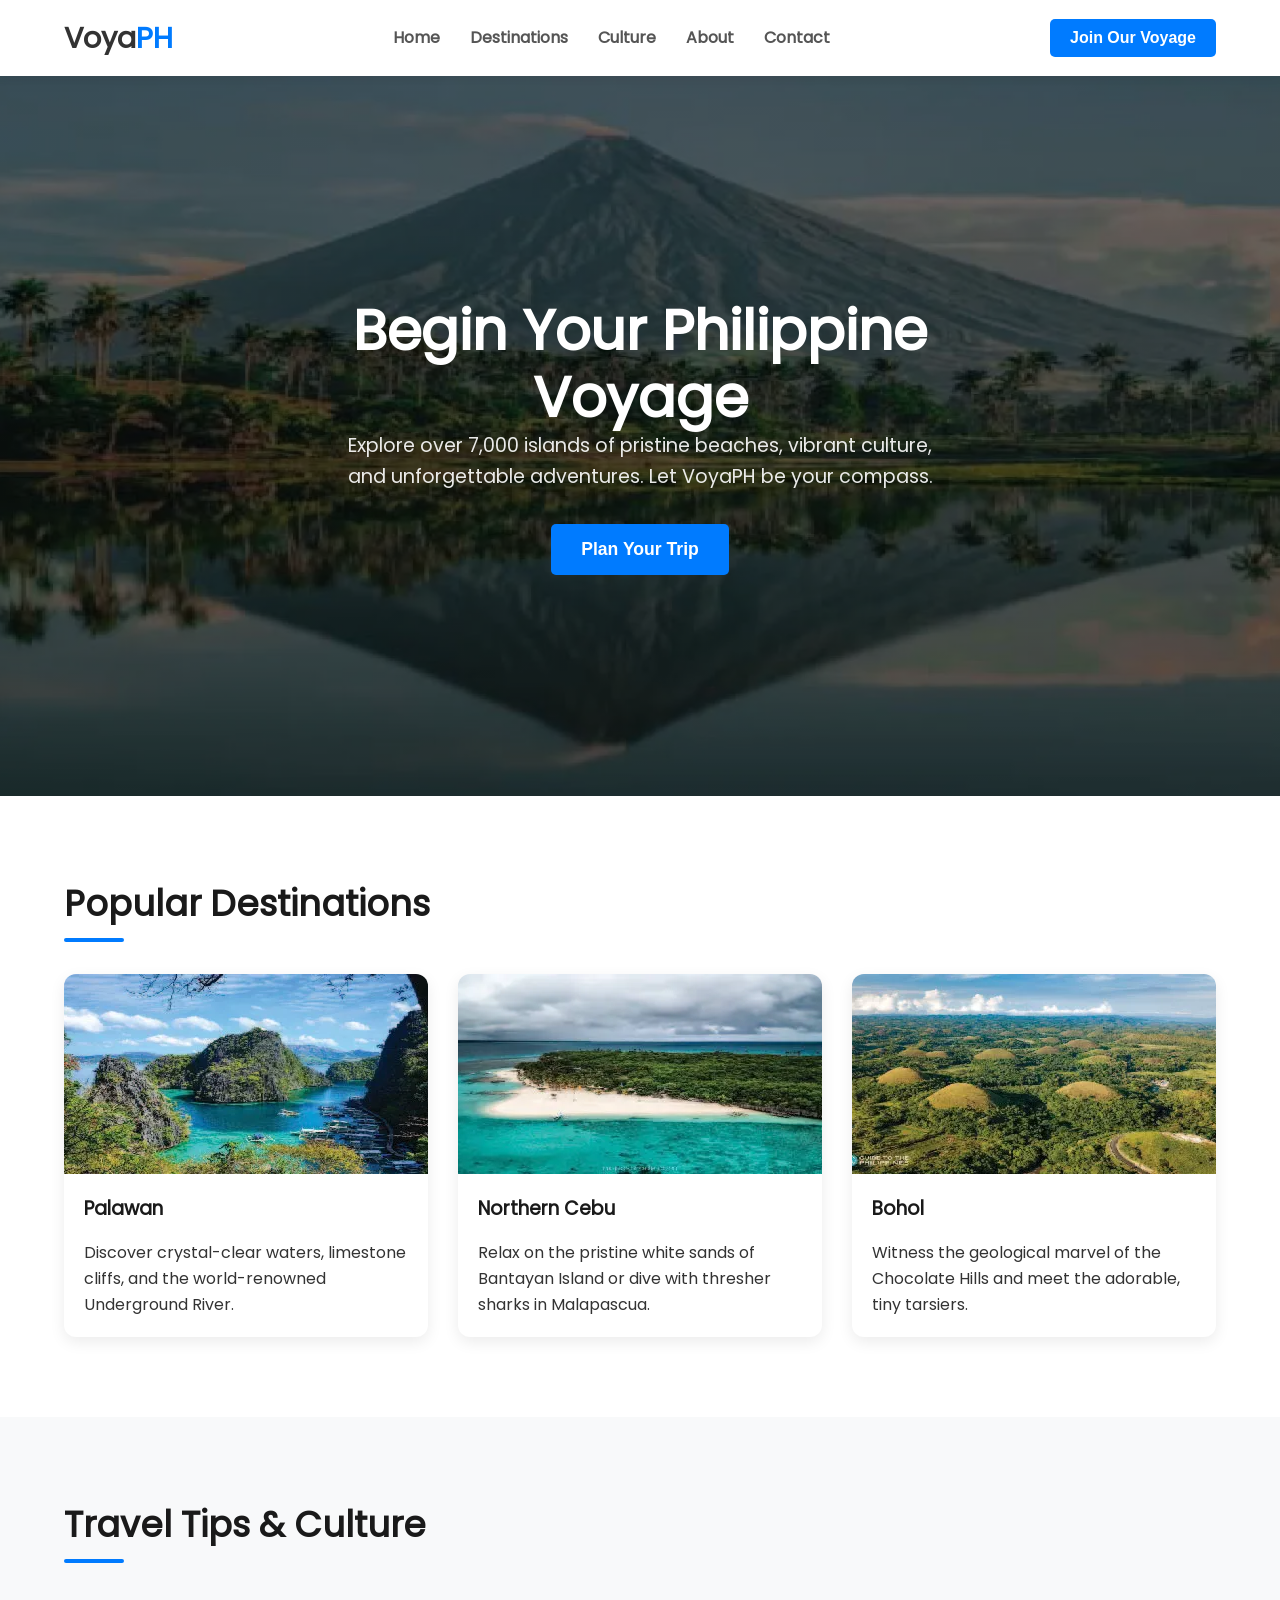
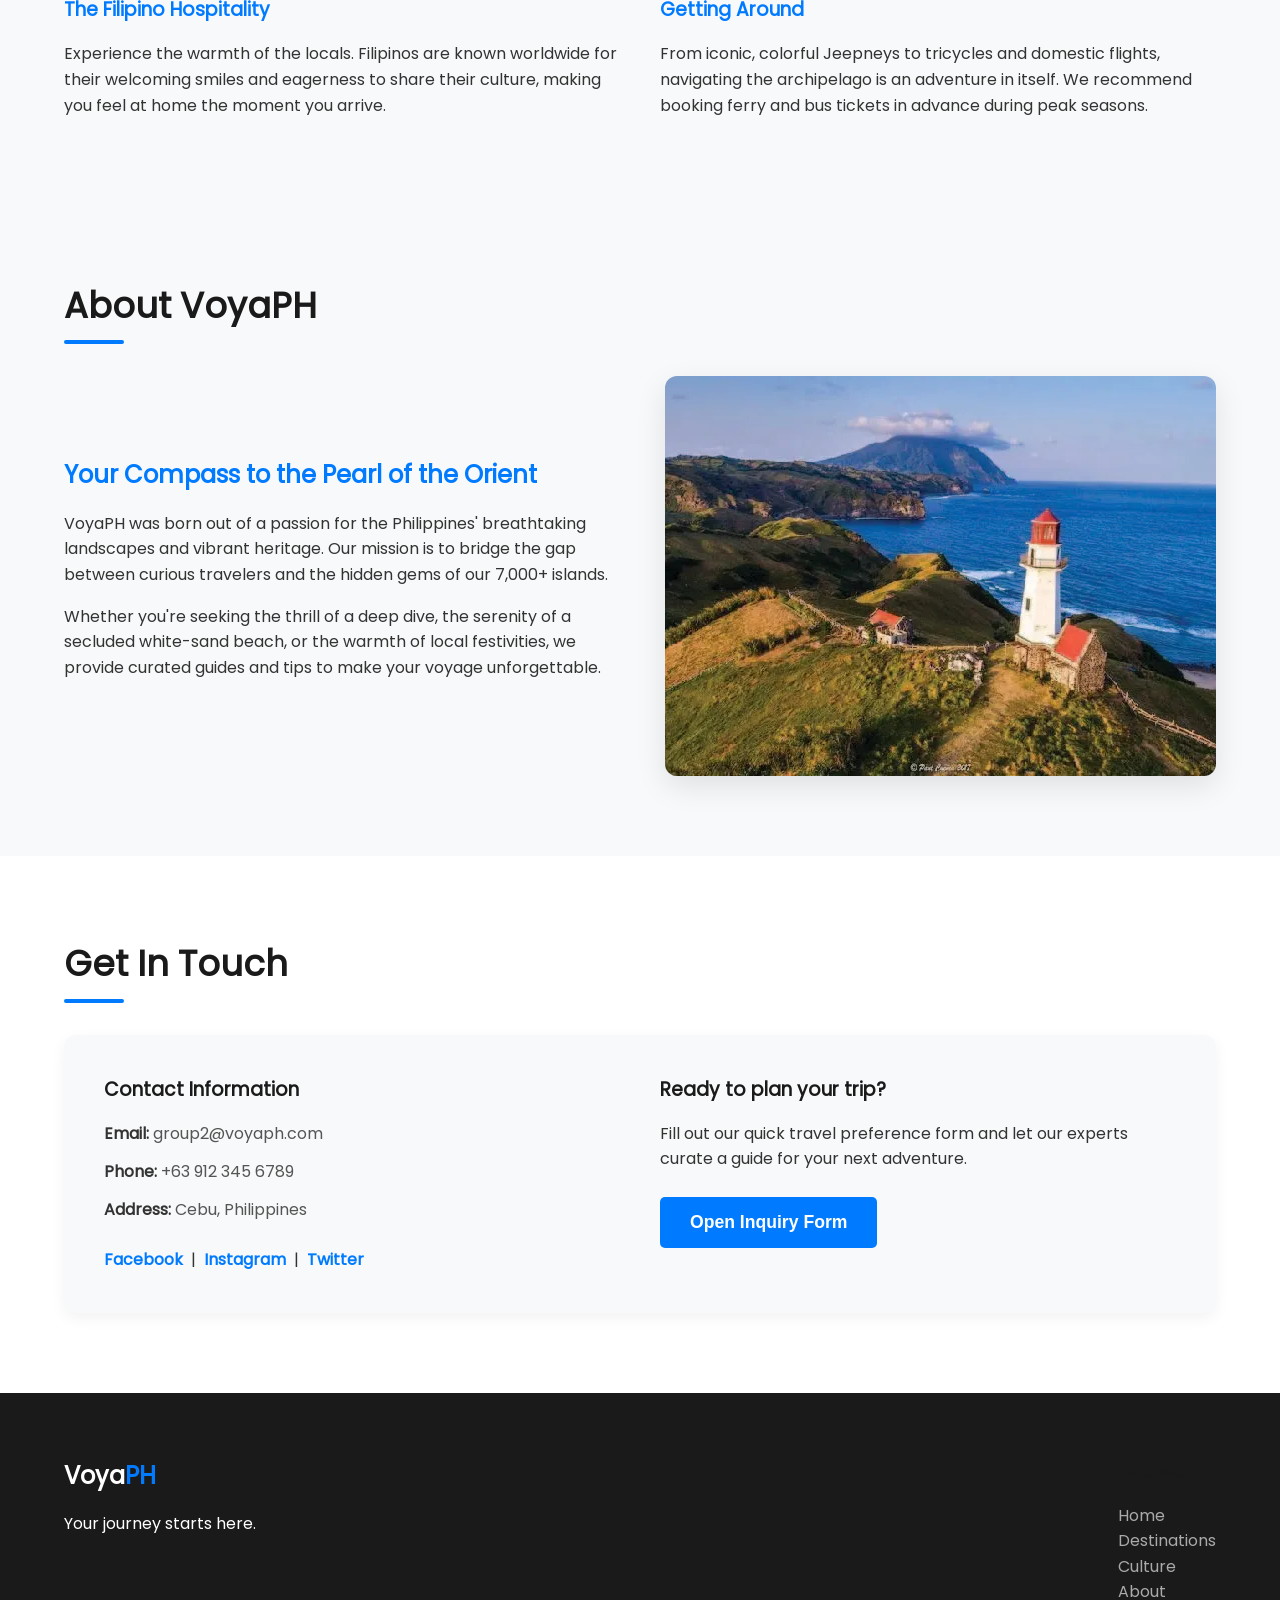
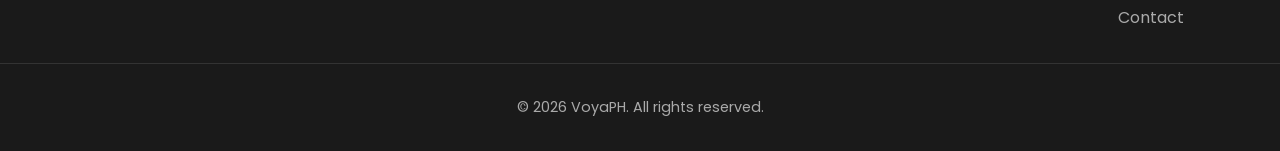
<file: index.html>
<!DOCTYPE html>
<html lang="en">
<head>
    <meta charset="UTF-8">
    <meta name="viewport" content="width=device-width, initial-scale=1.0">
    <meta name="description" content="VoyaPH - Your ultimate travel guide to the Philippines. Discover beautiful destinations, rich culture, and essential travel tips for your next Philippine voyage.">
    <meta name="keywords" content="Philippines travel, VoyaPH, Philippine tourist spots, travel guide, Philippine culture, vacation">
    <meta name="author" content="VoyaPH">
    <title>VoyaPH | Discover the Beauty of the Philippines</title>

    <link rel="stylesheet" href="style.css">
</head>
<body>

    <header class="site-header">
        <div class="container header-content">
            <a href="#" class="logo">Voya<span>PH</span></a>
            
            <div class="hamburger" id="hamburger">
                <span class="bar"></span>
                <span class="bar"></span>
                <span class="bar"></span>
            </div>

            <nav class="site-nav" id="nav-menu">
                <ul>
                    <li><a href="#">Home</a></li>
                    <li><a href="#destinations">Destinations</a></li>
                    <li><a href="#culture">Culture</a></li>
                    <li><a href="#about">About</a></li>
                    <li><a href="#contact">Contact</a></li>
                    <li class="mobile-only"><a href="#" onclick="openModal(); return false;" class="nav-cta">Join Our Voyage</a></li>
                </ul>
            </nav>
            <button class="cta-btn header-cta" onclick="openModal()">Join Our Voyage</button>
        </div>
    </header>

    <main>
        <section id="hero" class="hero-section">
            <div class="container hero-content">
                <h1>Begin Your Philippine Voyage</h1>
                <p>Explore over 7,000 islands of pristine beaches, vibrant culture, and unforgettable adventures. Let VoyaPH be your compass.</p>
                <button class="cta-btn primary-btn" onclick="openModal()">Plan Your Trip</button>
            </div>
        </section>

        <section id="destinations" class="destinations-section">
            <div class="container">
                <h2 class="section-title">Popular Destinations</h2>
                <div class="grid-layout">
                    <article class="card">
                        <div class="card-img" style="background-image: url('./images/Palawan.webp');"></div>
                        <div class="card-content">
                            <h3>Palawan</h3>
                            <p>Discover crystal-clear waters, limestone cliffs, and the world-renowned Underground River.</p>
                        </div>
                    </article>
                    
                    <article class="card">
                        <div class="card-img" style="background-image: url('./images/Bantayan.webp');"></div>
                        <div class="card-content">
                            <h3>Northern Cebu</h3>
                            <p>Relax on the pristine white sands of Bantayan Island or dive with thresher sharks in Malapascua.</p>
                        </div>
                    </article>

                    <article class="card">
                        <div class="card-img" style="background-image: url('./images/Bohol.webp');"></div>
                        <div class="card-content">
                            <h3>Bohol</h3>
                            <p>Witness the geological marvel of the Chocolate Hills and meet the adorable, tiny tarsiers.</p>
                        </div>
                    </article>
                </div>
            </div>
        </section>

        <section id="culture" class="culture-section">
            <div class="container">
                <h2 class="section-title">Travel Tips & Culture</h2>
                <div class="info-layout">
                    <div class="info-block">
                        <h3>The Filipino Hospitality</h3>
                        <p>Experience the warmth of the locals. Filipinos are known worldwide for their welcoming smiles and eagerness to share their culture, making you feel at home the moment you arrive.</p>
                    </div>
                    <div class="info-block">
                        <h3>Getting Around</h3>
                        <p>From iconic, colorful Jeepneys to tricycles and domestic flights, navigating the archipelago is an adventure in itself. We recommend booking ferry and bus tickets in advance during peak seasons.</p>
                    </div>
                </div>
            </div>
        </section>

        <section id="about" class="about-section">
            <div class="container">
                <h2 class="section-title">About VoyaPH</h2>
                <div class="about-content">
                    <div class="about-text">
                        <h3>Your Compass to the Pearl of the Orient</h3>
                        <p>VoyaPH was born out of a passion for the Philippines' breathtaking landscapes and vibrant heritage. Our mission is to bridge the gap between curious travelers and the hidden gems of our 7,000+ islands.</p>
                        <p>Whether you're seeking the thrill of a deep dive, the serenity of a secluded white-sand beach, or the warmth of local festivities, we provide curated guides and tips to make your voyage unforgettable.</p>
                    </div>
                    <div class="about-image" style="background-image: url('./images/Batanes.webp');"></div>
                </div>
            </div>
        </section>

        <section id="contact" class="contact-section">
            <div class="container">
                <h2 class="section-title">Get In Touch</h2>
                <div class="contact-layout">
                    <div class="contact-info">
                        <h3>Contact Information</h3>
                        <p><strong>Email:</strong> group2@voyaph.com</p>
                        <p><strong>Phone:</strong> +63 912 345 6789</p>
                        <p><strong>Address:</strong> Cebu, Philippines</p>
                        <div class="social-links">
                            <a href="#">Facebook</a> &nbsp;|&nbsp; 
                            <a href="#">Instagram</a> &nbsp;|&nbsp; 
                            <a href="#">Twitter</a>
                        </div>
                    </div>
                    <div class="contact-cta">
                        <h3>Ready to plan your trip?</h3>
                        <p>Fill out our quick travel preference form and let our experts curate a guide for your next adventure.</p>
                        <br>
                        <button class="cta-btn primary-btn" onclick="openModal()">Open Inquiry Form</button>
                    </div>
                </div>
            </div>
        </section>
    </main>

    <footer class="site-footer">
        <div class="container footer-content">
            <div class="footer-brand">
                <h2>Voya<span>PH</span></h2>
                <p>Your journey starts here.</p>
            </div>
            <div class="footer-sitemap">
                <h3>Site Map</h3>
                <ul>
                    <li><a href="#">Home</a></li>
                    <li><a href="#destinations">Destinations</a></li>
                    <li><a href="#culture">Culture</a></li>
                    <li><a href="#about">About</a></li>
                    <li><a href="#contact">Contact</a></li>
                </ul>
            </div>
        </div>
        <div class="footer-bottom">
            <p>&copy; 2026 VoyaPH. All rights reserved.</p>
        </div>
    </footer>

    <div id="formModal" class="modal-overlay">
        <div class="modal-content">
            <span class="close-btn" onclick="closeModal()">&times;</span>
            <h2>Join Our Voyage</h2>
            <p>Tell us your travel preferences and we'll send you a curated guide!</p>
            
            <div class="iframe-container">
                <iframe src="https://docs.google.com/forms/d/e/1FAIpQLSfPbLPE71wbm7KVLnaQGjVMCPZk_tuy55s2jOj5GwLBTT5oLA/viewform?embedded=true" width="100%" height="100%" frameborder="0" marginheight="0" marginwidth="0">Loading…</iframe>
            </div>
        </div>
    </div>

    <script src="script.js"></script>
</body>
</html>
</file>
<file: style.css>
/* =========================================
   CSS Reset & Base Styles
   ========================================= */
* {
    margin: 0;
    padding: 0;
    box-sizing: border-box;
}

html {
    scroll-behavior: smooth;
    scroll-padding-top: 50px;
}

/* =========================================
   Custom Embedded Fonts
   ========================================= */
@font-face {
    font-family: 'MyCustomFont'; 
    src: url('./fonts/PoppinsRegular.ttf') format('truetype'); 
    font-weight: normal;
    font-style: normal;
    font-display: swap;
}

body {
    font-family: 'MyCustomFont', Arial, sans-serif; 
    line-height: 1.6;
    color: #333;
    background-color: #f8f9fa;
}

.container {
    width: 90%;
    max-width: 1280px;
    margin: 0 auto;
}

/* =========================================
   Typography & Reusable Components
   ========================================= */
h1 {
    text-align: center;
}

h2, h3 {
    color: #1a1a1a;
    margin-bottom: 1rem;
}

.section-title {
    font-size: 2.2rem;
    margin-bottom: 2rem;
    text-align: left;
    position: relative;
    padding-bottom: 10px;
}

.section-title::after {
    content: '';
    position: absolute;
    left: 0;
    bottom: 0;
    height: 4px;
    width: 60px;
    background-color: #007bff;
    border-radius: 2px;
}

.cta-btn {
    background-color: #007bff;
    color: white;
    border: none;
    padding: 10px 20px;
    font-size: 1rem;
    font-weight: 600;
    border-radius: 5px;
    cursor: pointer;
    transition: background-color 0.3s ease, transform 0.2s ease;
}

.cta-btn:hover {
    background-color: #0056b3;
    transform: translateY(-2px);
}

.primary-btn {
    padding: 15px 30px;
    font-size: 1.1rem;
}

.cta-btn .header-cta {
    background-color: #007bff;
    color: white;
    border: none;
    padding: 10px 20px;
    font-size: 1rem;
    font-weight: 600;
    border-radius: 5px;
    cursor: pointer;
    transition: background-color 0.3s ease, transform 0.2s ease;
}

/* =========================================
   Header & Navigation
   ========================================= */
.site-header {
    background-color: #ffffff;
    box-shadow: 0 2px 10px rgba(0,0,0,0.05);
    position: sticky;
    top: 0;
    z-index: 100;
    padding: 15px 0;
}

.header-content {
    display: flex;
    justify-content: space-between;
    align-items: center;
}

.logo {
    font-size: 1.8rem;
    font-weight: 700;
    text-decoration: none;
    color: #333;
}

.logo span {
    color: #007bff;
}

.site-nav ul {
    list-style: none;
    display: flex;
    gap: 30px;
}

.site-nav a {
    text-decoration: none;
    color: #555;
    font-weight: 600;
    transition: color 0.3s ease;
}

.site-nav a:hover {
    color: #007bff;
}

/* Hamburger Elements (Hidden on Desktop) */
.hamburger {
    display: none;
    cursor: pointer;
    flex-direction: column;
    gap: 5px;
    z-index: 1000;
}

.hamburger .bar {
    width: 25px;
    height: 3px;
    background-color: #333;
    border-radius: 3px;
    transition: all 0.3s ease;
}

.mobile-only {
    display: none;
}

/* =========================================
   Hero Section
   ========================================= */
.hero-section {
    background: linear-gradient(rgba(0, 0, 0, 0.6), rgba(0, 0, 0, 0.6)), url('./images/Hero.webp') center/cover no-repeat;
    height: 80vh;
    display: flex;
    align-items: center;
    color: white;
}

.hero-content {
    text-align: center;
    margin: 0 auto;    
    max-width: 600px;
}

.hero-content h1 {
    color: white;
    font-size: 3.5rem;
    line-height: 1.2;
}

.hero-content p {
    font-size: 1.2rem;
    margin-bottom: 2rem;
    opacity: 0.9;
}

/* =========================================
   Destinations Section
   ========================================= */
.destinations-section {
    padding: 5rem 0;
    background-color: #ffffff;
}

.grid-layout {
    display: grid;
    grid-template-columns: repeat(auto-fit, minmax(300px, 1fr));
    gap: 30px;
}

.card {
    background: #fff;
    border-radius: 12px;
    overflow: hidden;
    box-shadow: 0 5px 15px rgba(0,0,0,0.08);
    transition: transform 0.3s ease, box-shadow 0.3s ease;
}

.card:hover {
    transform: translateY(-5px);
    box-shadow: 0 8px 25px rgba(0,0,0,0.15);
}

.card-img {
    height: 200px;
    background-size: cover;
    background-position: center;
}

.card-content {
    padding: 20px;
}

/* =========================================
   Culture & Tips Section
   ========================================= */
.culture-section {
    padding: 5rem 0;
}

.info-layout {
    display: grid;
    grid-template-columns: repeat(auto-fit, minmax(400px, 1fr));
    gap: 40px;
}

.info-block h3 {
    color: #007bff;
}

/* =========================================
   About Section
   ========================================= */
.about-section {
    padding: 5rem 0;
    background-color: #f8f9fa;
}

.about-content {
    display: grid;
    grid-template-columns: 1fr 1fr;
    gap: 50px;
    align-items: center;
}

.about-text h3 {
    color: #007bff;
    font-size: 1.5rem;
    margin-bottom: 1rem;
}

.about-text p {
    margin-bottom: 1rem;
}

.about-image {
    height: 400px;
    border-radius: 12px;
    background-size: cover;
    background-position: center;
    box-shadow: 0 10px 30px rgba(0,0,0,0.1);
}

/* =========================================
   Contact Section
   ========================================= */
.contact-section {
    padding: 5rem 0;
    background-color: #ffffff;
}

.contact-layout {
    display: grid;
    grid-template-columns: repeat(auto-fit, minmax(300px, 1fr));
    gap: 40px;
    background: #f8f9fa;
    padding: 40px;
    border-radius: 12px;
    box-shadow: 0 5px 15px rgba(0,0,0,0.05);
}

.contact-info h3, .contact-cta h3 {
    color: #1a1a1a;
    margin-bottom: 1rem;
}

.contact-info p {
    margin-bottom: 0.8rem;
    color: #555;
}

.contact-info strong {
    color: #333;
}

.social-links {
    margin-top: 1.5rem;
}

.social-links a {
    color: #007bff;
    text-decoration: none;
    font-weight: 600;
    transition: color 0.3s ease;
}

.social-links a:hover {
    color: #0056b3;
}

/* =========================================
   Footer & Sitemap
   ========================================= */
.site-footer {
    background-color: #1a1a1a;
    color: #fff;
    padding: 4rem 0 2rem;
}

.footer-content {
    display: flex;
    justify-content: space-between;
    flex-wrap: wrap;
    gap: 30px;
    margin-bottom: 2rem;
}

.footer-brand h2 {
    color: #fff;
}

.footer-brand span {
    color: #007bff;
}

.footer-sitemap ul {
    list-style: none;
}

.footer-sitemap a {
    color: #aaa;
    text-decoration: none;
    transition: color 0.3s ease;
}

.footer-sitemap a:hover {
    color: #fff;
}

.footer-bottom {
    text-align: center;
    border-top: 1px solid #333;
    padding-top: 2rem;
    color: #aaa;
    font-size: 0.9rem;
}

/* =========================================
   Pop-up Modal (Google Form)
   ========================================= */
.modal-overlay {
    display: none;
    position: fixed;
    top: 0;
    left: 0;
    width: 100%;
    height: 100%;
    background-color: rgba(0, 0, 0, 0.6);
    backdrop-filter: blur(5px);
    z-index: 1000;
    justify-content: center;
    align-items: center;
}

.modal-content {
    background-color: #fff;
    padding: 30px;
    border-radius: 12px;
    width: 90%;
    max-width: 600px;
    height: 80vh;
    max-height: 800px;
    position: relative;
    box-shadow: 0 10px 30px rgba(0,0,0,0.3);
    display: flex;
    flex-direction: column;
}

.close-btn {
    position: absolute;
    top: 15px;
    right: 20px;
    font-size: 28px;
    font-weight: bold;
    color: #aaa;
    cursor: pointer;
    transition: color 0.3s ease;
}

.close-btn:hover {
    color: #333;
}

.iframe-container {
    flex-grow: 1;
    margin-top: 20px;
    border-radius: 8px;
    overflow: hidden;
    background-color: #f4f4f4;
}

/* =========================================
   Enhanced Responsive Design (Media Queries)
   ========================================= */

/* Tablets & Smaller Laptops (up to 1024px) */
@media (max-width: 1024px) {
    .section-title {
        font-size: 2rem;
    }
    
    .hero-content h1 {
        font-size: 3rem;
    }

    .about-content, .info-layout {
        gap: 30px;
    }
}

/* Mobile Devices (Phones & Small Tablets up to 768px) */
@media (max-width: 768px) {
    .header-content {
        flex-direction: row; 
        justify-content: space-between;
        padding: 5px 0;
    }

    /* Hide desktop CTA, show hamburger */
    .header-cta { display: none; }
    .hamburger { display: flex; }
    .mobile-only { display: block; }

    /* The Mobile Dropdown Menu */
    .site-nav {
        position: absolute;
        top: 100%;
        left: 0;
        width: 100%;
        background-color: #ffffff;
        box-shadow: 0 10px 15px rgba(0,0,0,0.1);
        
        /* Hidden by default, slides down when active */
        clip-path: polygon(0 0, 100% 0, 100% 0, 0 0);
        transition: clip-path 0.4s ease-in-out;
    }

    .site-nav.active {
        clip-path: polygon(0 0, 100% 0, 100% 100%, 0 100%);
    }

    /* F-Pattern Layout for Mobile Links */
    .site-nav ul {
        flex-direction: column;
        gap: 0;
        padding: 10px 0 20px 0;
    }

    .site-nav ul li {
        width: 100%;
    }

    .site-nav a {
        display: block;
        padding: 15px 5%;
        text-align: left;
        font-size: 1.1rem;
        border-bottom: 1px solid #f0f0f0;
    }

    .nav-cta {
        color: #007bff;
        font-weight: 700;
        border-bottom: none;
    }

    /* Hamburger Animation */
    .hamburger.active .bar:nth-child(1) {
        transform: translateY(8px) rotate(45deg);
    }
    .hamburger.active .bar:nth-child(2) {
        opacity: 0;
    }
    .hamburger.active .bar:nth-child(3) {
        transform: translateY(-8px) rotate(-45deg);
    }

    /* General Layout Fixes for Mobile */
    .hero-section {
        height: auto;
        padding: 120px 0 80px; 
    }

    .hero-content, .section-title {
        text-align: center;
        margin: 0 auto;
    }

    .section-title::after {
        left: 50%;
        transform: translateX(-50%);
    }

    .hero-content h1 {
        font-size: 2.2rem;
    }

    .info-layout, 
    .about-content,
    .contact-layout {
        grid-template-columns: 1fr;
    }

    .about-image {
        height: 280px;
        order: -1; 
    }

    .footer-content {
        flex-direction: column;
        text-align: center;
        gap: 20px;
    }

    .modal-content {
        width: 95%;
        padding: 20px;
        height: 90vh;
    }
}

/* Small Cellphones (up to 480px) */
@media (max-width: 480px) {
    .hero-content h1 {
        font-size: 1.8rem;
    }

    .cta-btn {
        width: 100%;
        margin-top: 10px;
    }

    .destinations-section, 
    .culture-section, 
    .about-section, 
    .contact-section {
        padding: 3rem 0;
    }

    /* FULL SCREEN MODAL UPDATE */
    .modal-content {
        width: 100%;
        height: 100vh; 
        max-height: 100vh;
        border-radius: 0;
        padding: 20px 15px; 
    }

    .iframe-container {
        border-radius: 0;
    }
    
    .close-btn {
        top: 10px;
        right: 15px;
    }
}
</file>
